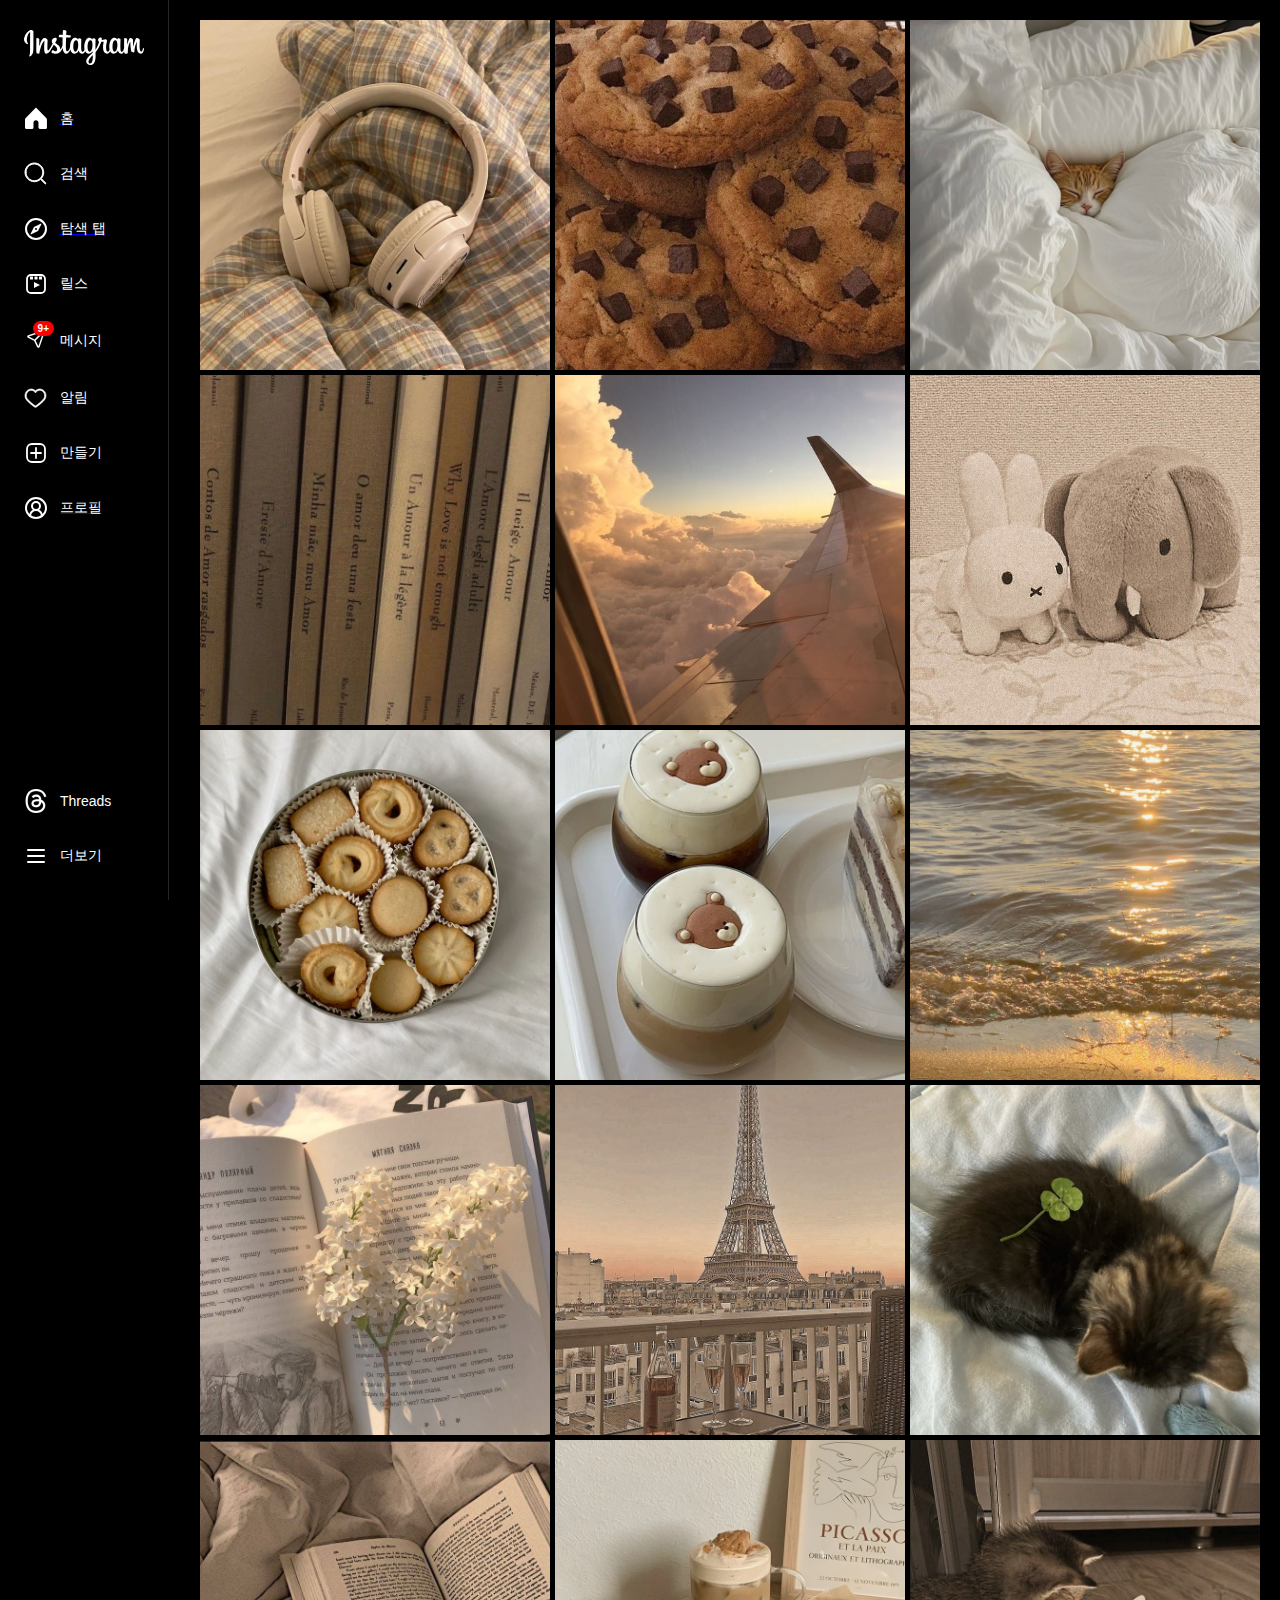
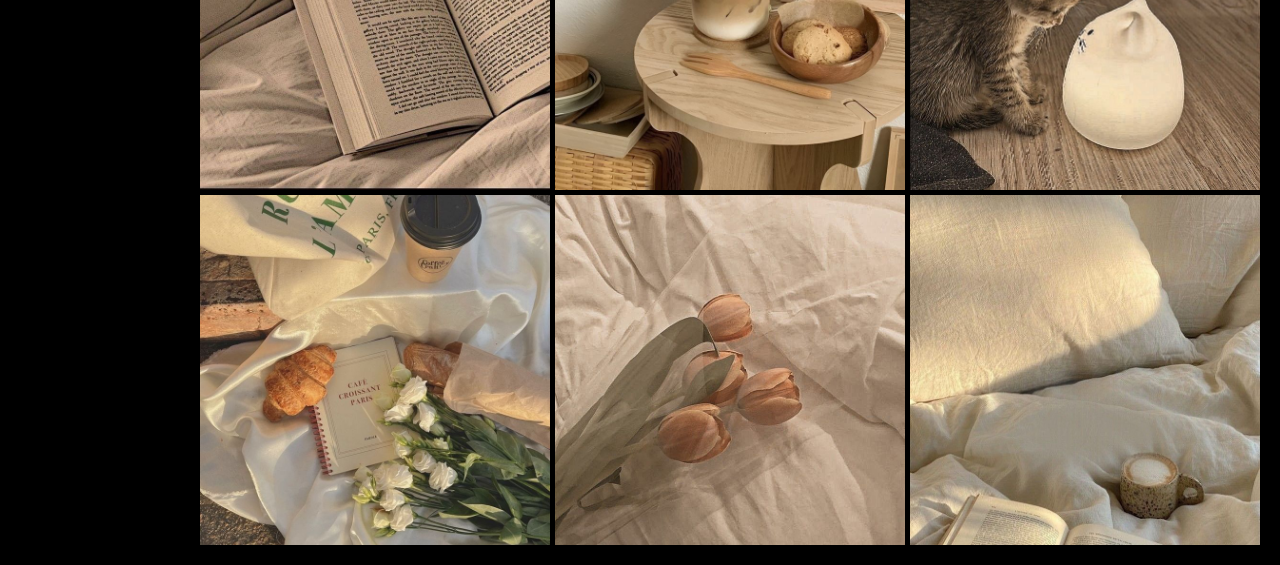
<file: explore.html>
<!DOCTYPE html>
<html lang="en">
  <head>
    <meta charset="UTF-8" />
    <meta name="viewport" content="width=device-width, initial-scale=1.0" />
    <title>Explore</title>
    <link rel="stylesheet" href="styles/general.css" />
    <link rel="stylesheet" href="styles/nav-menu.css" />
    <link rel="stylesheet" href="styles/explore.css" />
  </head>
  <body>
    <section class="nav-menu" id="nav-menu">
      <header class="nav-logo">
        <img
          src="assets/icons/mini_logo.svg"
          class="mini-logo"
          id="mini-logo"
        />
        <img
          src="assets/icons/logo.svg"
          alt="Instagram Logo"
          class="instagram-logo"
          id="big-logo"
        />
      </header>

      <div class="nav-items">
        <a href="index.html" class="nav-item">
          <img src="assets/icons/home.svg" alt="Home" id="home" />
          <span class="item-title">홈</span>
        </a>
        <div class="nav-item" id="search">
          <img src="assets/icons/search.svg" alt="Search" />
          <span class="item-title">검색</span>
        </div>
        <a href="explore.html" class="nav-item">
          <img src="assets/icons/explore.svg" alt="Explore" />
          <span class="item-title">탐색 탭</span>
        </a>
        <div class="nav-item">
          <img src="assets/icons/reels.svg" alt="Reels" />
          <span class="item-title">릴스</span>
        </div>
        <div class="nav-item">
          <div style="position: relative">
            <img src="assets/icons/send.svg" alt="Messenger" />
            <span class="badge">9+</span>
          </div>
          <span class="item-title">메시지</span>
        </div>
        <div class="nav-item">
          <img src="assets/icons/heart.svg" alt="Heart" />
          <span class="item-title">알림</span>
        </div>
        <div class="nav-item">
          <img src="assets/icons/add.svg" alt="Create" />
          <span class="item-title">만들기</span>
        </div>
        <a href="my_profile.html" class="nav-item">
          <img src="assets/icons/user.svg" alt="Profile" />
          <span class="item-title">프로필</span>
        </a>
      </div>

      <div class="nav-bottom">
        <div class="nav-item">
          <img src="assets/icons/threads.svg" alt="Threads" />
          <span class="item-title">Threads</span>
        </div>
        <div class="nav-item">
          <img src="assets/icons/hamburger_menu.svg" alt="Settings" />
          <span class="item-title">더보기</span>
        </div>
      </div>
    </section>

    <section class="explore">
      <div class="explore-content" id="exploreGrid"></div>
    </section>
  </body>
  <script type="module" src="script/script.js"></script>
</html>
</file>
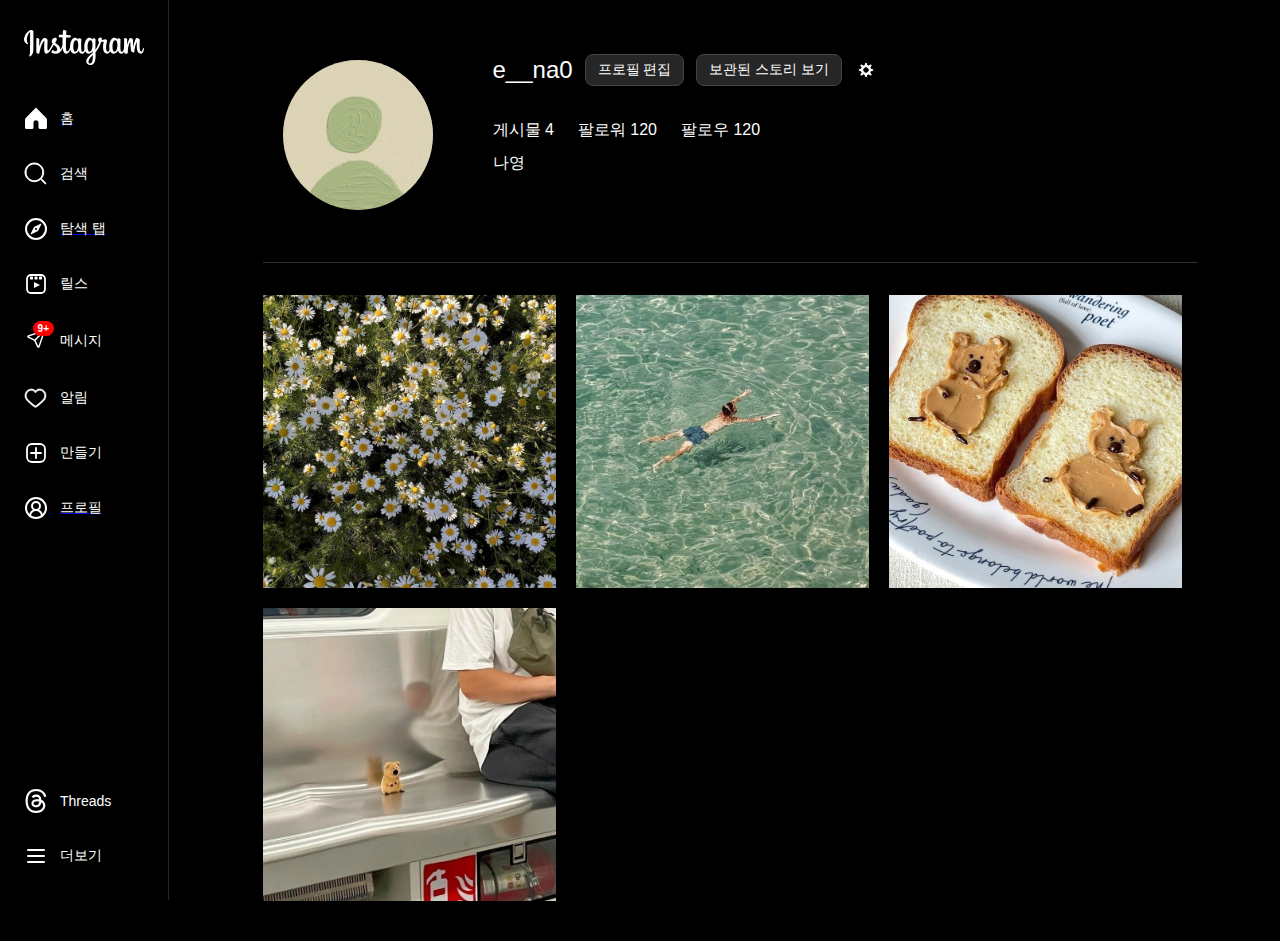
<file: my_profile.html>
<!DOCTYPE html>
<html lang="en">
  <head>
    <meta charset="UTF-8" />
    <meta name="viewport" content="width=device-width, initial-scale=1.0" />
    <title>My Page</title>
    <link rel="stylesheet" href="styles/my-profile.css" />
    <link rel="stylesheet" href="styles/general.css" />
    <link rel="stylesheet" href="styles/nav-menu.css" />
  </head>
  <body>
    <section class="nav-menu" id="nav-menu">
      <header class="nav-logo">
        <img
          src="assets/icons/mini_logo.svg"
          class="mini-logo"
          id="mini-logo"
        />
        <img
          src="assets/icons/logo.svg"
          alt="Instagram Logo"
          class="instagram-logo"
          id="big-logo"
        />
      </header>

      <div class="nav-items">
        <a href="index.html" class="nav-item">
          <img src="assets/icons/home.svg" alt="Home" id="home" />
          <span class="item-title">홈</span>
        </a>
        <div class="nav-item" id="search">
          <img src="assets/icons/search.svg" alt="Search" />
          <span class="item-title">검색</span>
        </div>
        <a href="explore.html" class="nav-item">
          <img src="assets/icons/explore.svg" alt="Explore" />
          <span class="item-title">탐색 탭</span>
        </a>
        <div class="nav-item">
          <img src="assets/icons/reels.svg" alt="Reels" />
          <span class="item-title">릴스</span>
        </div>
        <div class="nav-item">
          <div style="position: relative">
            <img src="assets/icons/send.svg" alt="Messenger" />
            <span class="badge">9+</span>
          </div>
          <span class="item-title">메시지</span>
        </div>
        <div class="nav-item">
          <img src="assets/icons/heart.svg" alt="Heart" />
          <span class="item-title">알림</span>
        </div>
        <div class="nav-item">
          <img src="assets/icons/add.svg" alt="Create" />
          <span class="item-title">만들기</span>
        </div>
        <a href="my_profile.html" class="nav-item">
          <img src="assets/icons/user.svg" alt="Profile" />
          <span class="item-title">프로필</span>
        </a>
      </div>

      <div class="nav-bottom">
        <div class="nav-item">
          <img src="assets/icons/threads.svg" alt="Threads" />
          <span class="item-title">Threads</span>
        </div>
        <div class="nav-item">
          <img src="assets/icons/hamburger_menu.svg" alt="Settings" />
          <span class="item-title">더보기</span>
        </div>
      </div>
    </section>

    <section class="my-profile-wrapper">
      <div class="my-profile-header">
        <img
          src="assets/images/profile/profile1.jpg"
          alt="Profile"
          class="profile-picture"
        />

        <div class="my-profile-details">
          <div class="profile-info-header">
            <h1 class="profile-id">e__na0</h1>
            <button class="edit-profile-button">프로필 편집</button>
            <button class="edit-profile-button">보관된 스토리 보기</button>
            <img
              src="assets/icons/gear.svg"
              alt="Settings"
              class="settings-icon"
            />
          </div>

          <div class="profile-info">
            <span class="profile-posts">게시물 4</span>
            <span class="profile-followers">팔로워 120</span>
            <span class="profile-following">팔로우 120</span>
          </div>

          <div class="profile-name">나영</div>
        </div>
      </div>

      <div class="my-profile-content">
        <div class="my-profile-posts">
          <img
            src="assets/images/feed/feed1.jpg"
            alt="Post 1"
            class="post-image"
          />
          <img
            src="assets/images/feed/feed2.jpg"
            alt="Post 2"
            class="post-image"
          />
          <img
            src="assets/images/feed/feed3.jpg"
            alt="Post 3"
            class="post-image"
          />
          <img
            src="assets/images/feed/feed4.jpg"
            alt="Post 4"
            class="post-image"
          />
        </div>
      </div>
    </section>
  </body>
</html>
</file>
<file: styles/general.css>
body {
  background-color: #000000;
  font-family: Arial, sans-serif;
  margin: 0;
  padding: 0;
  color: white;
}

main {
  display: flex;
  justify-content: center;
  align-items: flex-start;
  gap: 24px;
  padding: 40px 0;
  margin: 0 auto;
  width: 100%;
  max-width: 1000px;
  box-sizing: border-box;
}

.content-area {
  display: flex;
  flex-direction: column;
  align-items: center;
  max-width: 600px;
  width: 100%;
  gap: 20px;
}

.hidden {
  display: none !important;
}

/* === 반응형 === */

/* 1단계: 데스크탑 (≥1200px) */
@media (min-width: 1200px) {
  .nav-menu {
    width: 250px;
  }

  .nav-item .item-title {
    display: block;
  }

  body {
    padding-left: 180px;
  }

  .mini-logo {
    display: none;
    width: 40px;
    height: auto;
  }
}

/* 2단계: 중간 화면 (≤1199px) */
@media (max-width: 1199px) {
  .instagram-logo {
    display: none;
  }

  .mini-logo {
    display: block;
    width: 25px;
  }
  .nav-menu {
    width: 80px;
  }

  .nav-item .item-title {
    display: none;
  }

  body {
    padding-left: 80px;
  }
}

/* 3단계: 태블릿 이하 (≤899px) */
@media (max-width: 899px) {
  .instagram-logo {
    display: none;
  }

  .mini-logo {
    width: 25px;
  }

  .nav-menu {
    position: relative;
  }

  .right-panel {
    display: none;
  }

  .content-area {
    margin: 0 auto;
    align-items: center;
  }

  .feed-container {
    width: 100%;
    max-width: 480px;
    padding: 0 16px;
  }
}
</file>
<file: styles/nav-menu.css>
.nav-menu {
  width: auto;
  height: 100vh;
  padding: 20px 12px;
  box-sizing: border-box;
  border-right: 1px solid #262626;
  position: fixed;
  left: 0;
  top: 0;
  background-color: #000000;
  z-index: 10;
  display: flex;
  flex-direction: column;
}

/* 로고 */
.nav-logo {
  display: flex;
  justify-content: flex-start;
  padding: 10px 12px;
  margin-bottom: 20px;
  cursor: pointer;
}

.instagram-logo {
  width: 120px;
  transition: width 0.3s ease;
  cursor: pointer;
}

/* nav 아이템 공통 */
.nav-items,
.nav-bottom {
  display: flex;
  flex-direction: column;
  gap: 7px;
}

.nav-item {
  display: flex;
  align-items: center;
  gap: 12px;
  padding: 12px;
  cursor: pointer;
  transition: background-color 0.2s;
}

.nav-item:hover,
.nav-logo:hover {
  background-color: #1a1a1a;
  border-radius: 8px;
}

.nav-item img {
  width: 24px;
  height: 24px;
}

.item-title {
  font-size: 14px;
  color: white;
  white-space: nowrap;
}

.nav-bottom {
  margin-top: auto;
  padding-top: 20px;
}

.badge {
  position: absolute;
  top: -6px;
  right: -6px;
  background-color: red;
  color: white;
  font-size: 10px;
  padding: 2px 5px;
  border-radius: 999px;
  font-weight: bold;
}

/* 검색창 */
.search-panel {
  position: fixed;
  top: 0;
  width: 400px;
  height: 100vh;
  background-color: #000;
  border-right: 1px solid #262626;
  color: white;
  z-index: 20;
  padding: 20px;
  box-sizing: border-box;
}

.search-header {
  border-bottom: 1px solid #262626;
}

.search-panel h3 {
  font-size: 28px;
}

.hidden {
  display: none;
}

.search-input {
  width: 95%;
  height: 30px;
  padding: 8px 12px;
  font-size: 14px;
  border: none;
  background-color: #3a3a3a;
  color: white;
  border-radius: 6px;
  margin-top: 16px;
  margin-bottom: 16px;
}

.search-list {
  list-style: none;
  padding: 0;
  color: white;
  cursor: pointer;
}

.search-list li {
  display: flex;
  align-items: center;
  padding: 10px 0;
  gap: 10px;
  border-bottom: 1px solid #262626;
}

.search-history-header {
  display: flex;
  justify-content: space-between;
  align-items: center;
  margin-bottom: 10px;
  padding: 10px;
}

.search-history-header p {
  font-size: 14px;
  font-weight: 600;
  margin: 0;
}

.remove {
  background: none;
  color: gray;
  border: none;
  cursor: pointer;
}

.clear-all {
  background: none;
  color: #0095f6;
  border: none;
  font-size: 12px;
  cursor: pointer;
}

.search-user img {
  width: 40px;
  height: 40px;
  border-radius: 50%;
}
</file>
<file: styles/explore.css>
.explore {
  padding: 20px;
}

.explore-content {
  display: grid;
  grid-template-columns: repeat(3, 1fr);
  gap: 5px;
}

.explore-content img {
  width: 100%;
  aspect-ratio: 1 / 1;
  object-fit: cover;
  display: block;
  cursor: pointer;
}

@media (max-width: 768px) {
  .explore-content {
    grid-template-columns: repeat(2, 1fr);
  }
}

@media (max-width: 480px) {
  .explore-content {
    grid-template-columns: repeat(1, 1fr);
  }
}
</file>
<file: styles/my-profile.css>
.my-profile-wrapper {
  color: white;
  padding: 40px;
  max-width: 935px;
  margin: 0 auto;
  font-family: sans-serif;
}

.my-profile-header {
  display: flex;
  align-items: flex-start;
  gap: 40px;
  margin-bottom: 32px;
}

.profile-picture {
  width: 150px;
  height: 150px;
  border-radius: 50%;
  object-fit: cover;
  padding: 20px;
}

.my-profile-header {
  display: flex;
  align-items: flex-start;
  gap: 40px;
  margin-bottom: 32px;
}

.my-profile-details {
  display: flex;
  flex-direction: column;
  justify-content: center;
  flex: 1;
}

/* 상단 아이디 + 버튼들 */
.profile-info-header {
  display: flex;
  align-items: center;
  gap: 12px;
  margin-bottom: 20px;
}

.profile-id {
  font-size: 24px;
  font-weight: 500;
}

.edit-profile-button {
  background-color: #262626;
  border: 1px solid #444;
  border-radius: 8px;
  color: white;
  padding: 6px 12px;
  font-size: 14px;
  cursor: pointer;
}

.settings-icon {
  width: 24px;
  height: 24px;
  cursor: pointer;
}

/* 중간: 게시물, 팔로워, 팔로우 */
.profile-info {
  display: flex;
  gap: 24px;
  margin-bottom: 12px;
  font-size: 16px;
}

.profile-name {
  font-size: 16px;
  font-weight: 500;
}

.my-profile-content {
  border-top: 1px solid #333;
  padding-top: 32px;
}

.my-profile-posts {
  display: flex;
  flex-wrap: wrap;
  gap: 20px;
  justify-content: flex-start;
}

.post-image {
  width: 293px;
  height: 293px;
  object-fit: cover;
}
</file>
